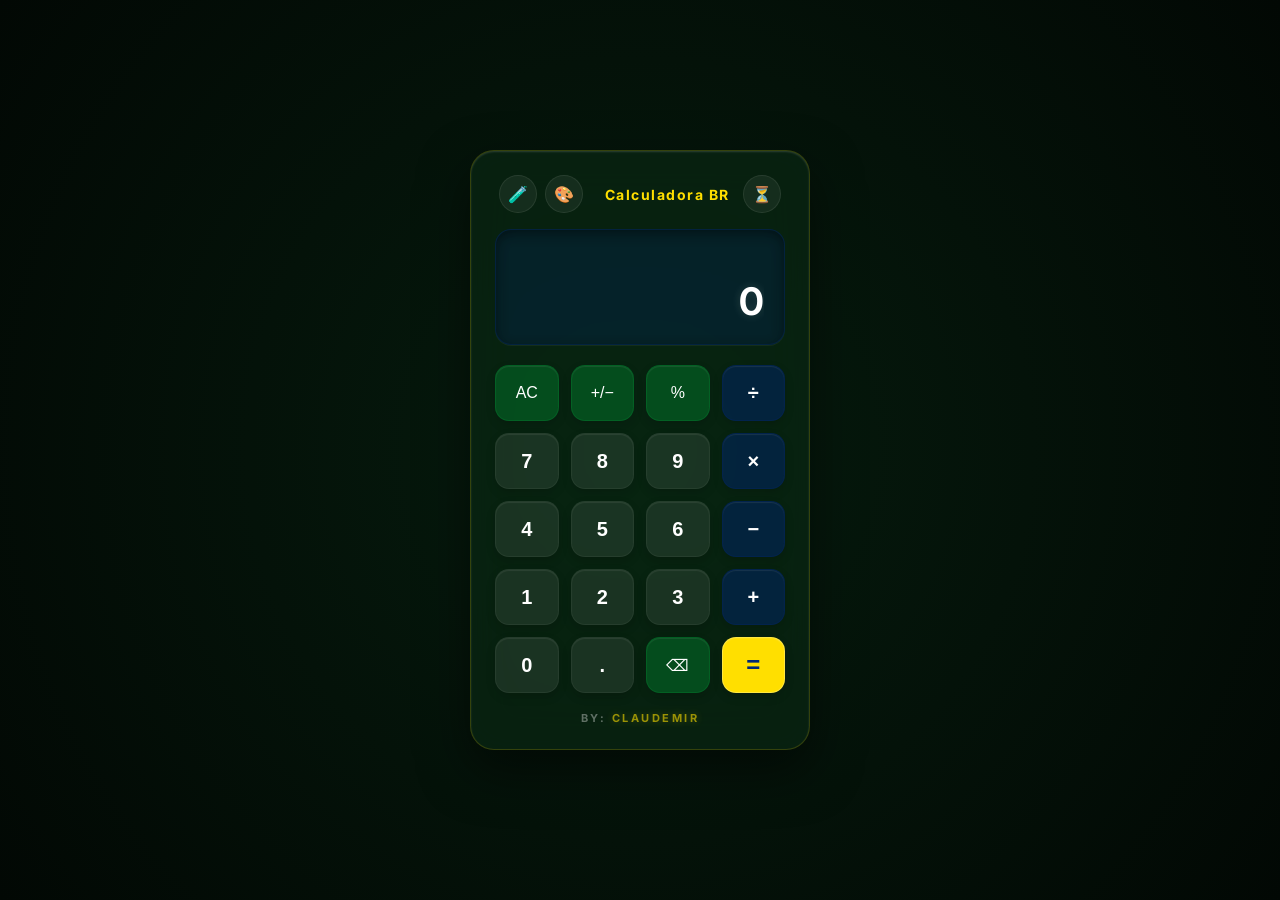
<file: index.html>
<!DOCTYPE html>
<html lang="pt-BR">
<head>
  <meta charset="UTF-8">
  <meta name="viewport" content="width=device-width, initial-scale=1.0">
  <title>Calculadora Brasil - Premium</title>
  <meta name="description" content="Uma calculadora web moderna com design premium inspirado nas cores do Brasil, contendo histórico de cálculos e modo avançado/científico.">
  <link rel="stylesheet" href="style.css">
</head>
<body>

  <!-- Container Principal da Calculadora -->
  <div class="calc-container" id="calc-container" role="application" aria-label="Calculadora Brasil Premium">
    
    <!-- Painel de Histórico Deslizante -->
    <div class="history-panel" id="history-panel" aria-hidden="true">
      <div class="history-header">
        <h2 class="history-title">Histórico</h2>
        <button class="icon-btn" id="close-hist" aria-label="Fechar histórico">✕</button>
      </div>
      <div class="history-list" id="history-list">
        <!-- Itens inseridos dinamicamente -->
      </div>
      <button class="clear-btn" id="clear-hist">Limpar Histórico</button>
    </div>

    <!-- Painel de Seleção de Temas -->
    <div class="themes-panel" id="themes-panel" aria-hidden="true">
      <div class="history-header">
        <h2 class="history-title">Escolher Tema</h2>
        <button class="icon-btn" id="close-themes" aria-label="Fechar temas">✕</button>
      </div>
      <div class="themes-grid" id="themes-grid">
        <div class="theme-option active" data-theme="theme-br">
          <div class="theme-meta">
            <span class="theme-flag">🇧🇷</span>
            <span class="theme-name">Brasil</span>
          </div>
          <div class="theme-colors-preview">
            <div class="color-dot" style="background: #009c3b;"></div>
            <div class="color-dot" style="background: #ffdf00;"></div>
            <div class="color-dot" style="background: #002776;"></div>
          </div>
        </div>
        <div class="theme-option" data-theme="theme-ar">
          <div class="theme-meta">
            <span class="theme-flag">🇦🇷</span>
            <span class="theme-name">Argentina</span>
          </div>
          <div class="theme-colors-preview">
            <div class="color-dot" style="background: #38bdf8;"></div>
            <div class="color-dot" style="background: #ffffff;"></div>
            <div class="color-dot" style="background: #f59e0b;"></div>
          </div>
        </div>
        <div class="theme-option" data-theme="theme-de">
          <div class="theme-meta">
            <span class="theme-flag">🇩🇪</span>
            <span class="theme-name">Alemanha</span>
          </div>
          <div class="theme-colors-preview">
            <div class="color-dot" style="background: #1a1a1a;"></div>
            <div class="color-dot" style="background: #e30013;"></div>
            <div class="color-dot" style="background: #ffcc00;"></div>
          </div>
        </div>
        <div class="theme-option" data-theme="theme-fr">
          <div class="theme-meta">
            <span class="theme-flag">🇫🇷</span>
            <span class="theme-name">França</span>
          </div>
          <div class="theme-colors-preview">
            <div class="color-dot" style="background: #0050a1;"></div>
            <div class="color-dot" style="background: #ffffff;"></div>
            <div class="color-dot" style="background: #e1000f;"></div>
          </div>
        </div>
        <div class="theme-option" data-theme="theme-trophy">
          <div class="theme-meta">
            <span class="theme-flag">🏆</span>
            <span class="theme-name">Golden Trophy</span>
          </div>
          <div class="theme-colors-preview">
            <div class="color-dot" style="background: #1f1c18;"></div>
            <div class="color-dot" style="background: #d4af37;"></div>
            <div class="color-dot" style="background: #d4af37;"></div>
          </div>
        </div>
      </div>
    </div>

    <!-- Barra Superior de Controles -->
    <div class="controls-bar">
      <div style="display: flex; gap: 8px;">
        <button class="icon-btn" id="toggle-sci" title="Alternar Modo Científico" aria-label="Alternar modo científico">🧪</button>
        <button class="icon-btn" id="toggle-theme" title="Escolher Tema" aria-label="Escolher tema da Copa">🎨</button>
      </div>
      <h1 style="font-size: 14px; font-weight: 700; color: var(--text-gold); letter-spacing: 1.5px; margin-left: 8px;">Calculadora BR</h1>
      <button class="icon-btn" id="toggle-hist" title="Ver Histórico" aria-label="Ver histórico de cálculos">⏳</button>
    </div>


    <!-- Display -->
    <div class="display" aria-live="polite">
      <div class="expr" id="expr" aria-label="Expressão matemática atual"></div>
      <div class="num" id="num" aria-label="Resultado ou valor atual">0</div>
    </div>

    <!-- Layout do Teclado -->
    <div class="keyboard-layout">
      
      <!-- Grade Científica (Escondida por padrão) -->
      <div class="scientific-grid" id="scientific-keys">
        <button class="key fn" data-v="("> ( </button>
        <button class="key fn" data-v=")"> ) </button>
        <button class="key fn" data-v="^"> x<sup>y</sup> </button>
        <button class="key fn" data-v="x²"> x² </button>
        <button class="key fn" data-v="sqrt"> √ </button>
        <button class="key fn" data-v="π"> π </button>
      </div>

      <!-- Grade Numérica Principal -->
      <div class="keys-grid" id="keys">
        <button class="key fn" data-v="AC" aria-label="Limpar tudo">AC</button>
        <button class="key fn" data-v="+/-" aria-label="Inverter sinal">+/−</button>
        <button class="key fn" data-v="%" aria-label="Porcentagem">%</button>
        <button class="key op" data-v="÷" aria-label="Dividir">÷</button>
        
        <button class="key" data-v="7">7</button>
        <button class="key" data-v="8">8</button>
        <button class="key" data-v="9">9</button>
        <button class="key op" data-v="×" aria-label="Multiplicar">×</button>
        
        <button class="key" data-v="4">4</button>
        <button class="key" data-v="5">5</button>
        <button class="key" data-v="6">6</button>
        <button class="key op" data-v="−" aria-label="Subtrair">−</button>
        
        <button class="key" data-v="1">1</button>
        <button class="key" data-v="2">2</button>
        <button class="key" data-v="3">3</button>
        <button class="key op" data-v="+" aria-label="Somar">+</button>
        
        <button class="key" data-v="0">0</button>
        <button class="key" data-v="." aria-label="Ponto decimal">.</button>
        <button class="key fn" data-v="DEL" aria-label="Apagar último caractere">⌫</button>
        <button class="key eq" data-v="=" aria-label="Calcular resultado">=</button>
      </div>

    </div>

    <!-- Créditos / Footer -->
    <div class="footer">
      BY: <span>CLAUDEMIR</span>
    </div>

  </div>

  <script src="app.js"></script>
</body>
</html>
</file>
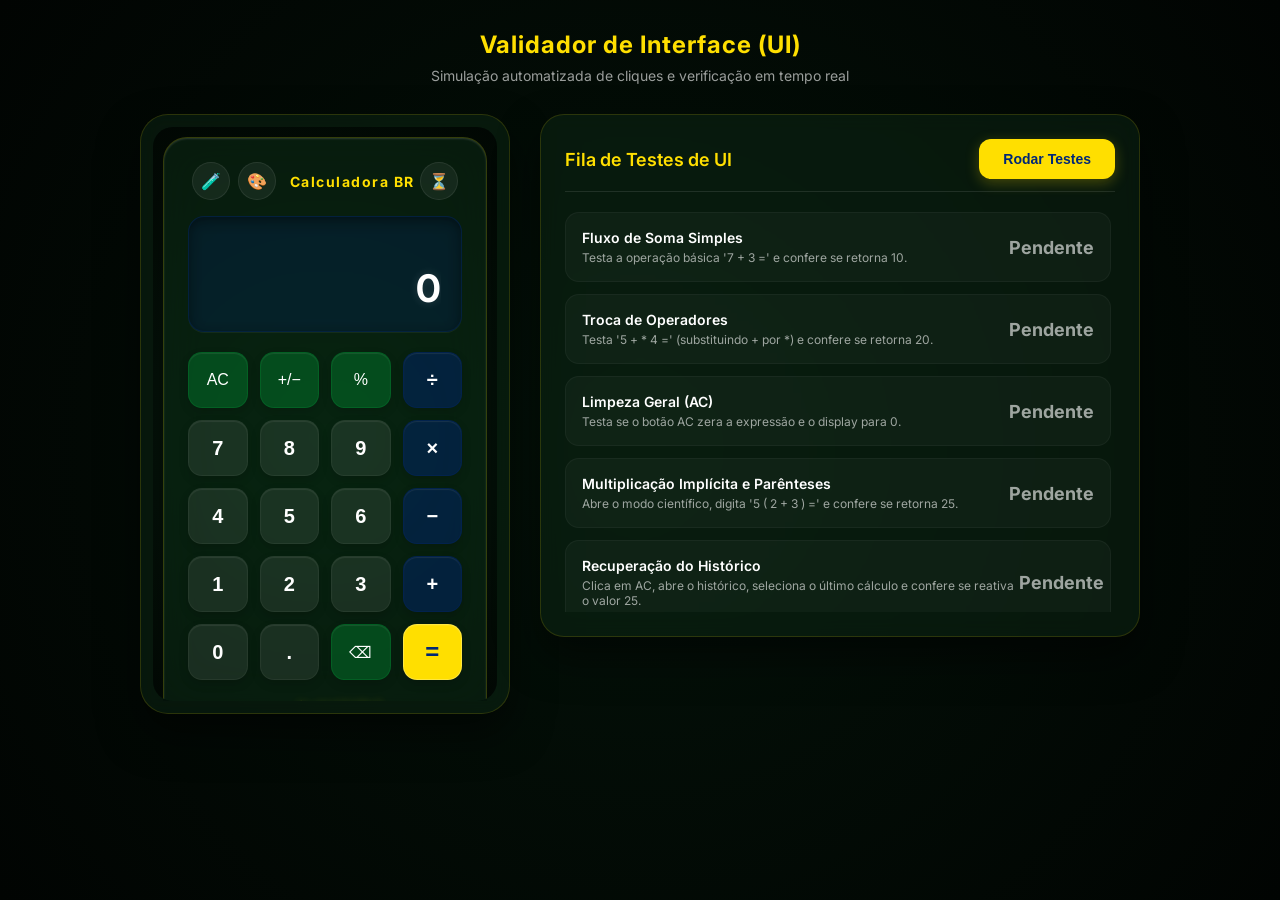
<file: test.html>
<!DOCTYPE html>
<html lang="pt-BR">
<head>
  <meta charset="UTF-8">
  <meta name="viewport" content="width=device-width, initial-scale=1.0">
  <title>Bateria de Testes de Interface - Calculadora Brasil</title>
  <style>
    @import url('https://fonts.googleapis.com/css2?family=Inter:wght@400;500;600;700&display=swap');

    :root {
      --bg-gradient-start: #041209;
      --bg-gradient-end: #010402;
      --glass-bg: rgba(14, 43, 23, 0.45);
      --glass-border: rgba(255, 223, 0, 0.15);
      --gold-primary: #ffdf00;
      --green-success: #00ea56;
      --red-failure: #ff4d4d;
      --text-main: #ffffff;
      --text-muted: rgba(255, 255, 255, 0.6);
    }

    * {
      box-sizing: border-box;
      margin: 0;
      padding: 0;
    }

    body {
      font-family: 'Inter', sans-serif;
      background: radial-gradient(circle at center, var(--bg-gradient-start), var(--bg-gradient-end));
      min-height: 100vh;
      color: var(--text-main);
      display: flex;
      flex-direction: column;
      align-items: center;
      padding: 30px 20px;
      overflow-y: auto;
    }

    h1 {
      font-size: 24px;
      font-weight: 700;
      color: var(--gold-primary);
      margin-bottom: 8px;
      letter-spacing: 1px;
      text-align: center;
    }

    p.subtitle {
      color: var(--text-muted);
      font-size: 14px;
      margin-bottom: 30px;
      text-align: center;
    }

    .test-dashboard {
      display: flex;
      gap: 30px;
      width: 100%;
      max-width: 1100px;
      justify-content: center;
      align-items: flex-start;
      flex-wrap: wrap;
    }

    /* Lado Esquerdo: Calculadora (Iframe) */
    .calc-preview-card {
      background: var(--glass-bg);
      backdrop-filter: blur(10px);
      -webkit-backdrop-filter: blur(10px);
      border: 1px solid var(--glass-border);
      border-radius: 28px;
      padding: 12px;
      box-shadow: 0 20px 40px rgba(0, 0, 0, 0.5);
      display: flex;
      justify-content: center;
      align-items: center;
      width: 370px;
      height: 600px;
      position: relative;
      overflow: hidden;
      transition: width 0.3s cubic-bezier(0.25, 0.8, 0.25, 1);
    }

    .calc-preview-card.scientific {
      width: 610px;
    }

    iframe {
      border: none;
      width: 100%;
      height: 100%;
      border-radius: 20px;
      background: transparent;
    }

    /* Lado Direito: Painel de Controle e Status */
    .control-panel {
      flex: 1;
      min-width: 320px;
      max-width: 600px;
      background: var(--glass-bg);
      backdrop-filter: blur(10px);
      -webkit-backdrop-filter: blur(10px);
      border: 1px solid var(--glass-border);
      border-radius: 24px;
      padding: 24px;
      box-shadow: 0 20px 40px rgba(0, 0, 0, 0.5);
    }

    .panel-header {
      display: flex;
      justify-content: space-between;
      align-items: center;
      margin-bottom: 20px;
      border-bottom: 1px solid rgba(255, 255, 255, 0.1);
      padding-bottom: 12px;
    }

    .panel-title {
      font-size: 18px;
      font-weight: 600;
      color: var(--gold-primary);
    }

    .start-btn {
      background: var(--gold-primary);
      color: #002776;
      border: none;
      padding: 12px 24px;
      font-size: 14px;
      font-weight: 700;
      border-radius: 12px;
      cursor: pointer;
      transition: all 0.2s ease;
      box-shadow: 0 4px 14px rgba(255, 223, 0, 0.25);
    }

    .start-btn:hover {
      background: #ffeb60;
      transform: translateY(-2px);
      box-shadow: 0 6px 20px rgba(255, 223, 0, 0.4);
    }

    .start-btn:active {
      transform: translateY(0);
    }

    .start-btn:disabled {
      background: rgba(255, 255, 255, 0.15);
      color: var(--text-muted);
      cursor: not-allowed;
      box-shadow: none;
      transform: none;
    }

    /* Barra de progresso circular/barra */
    .progress-bar-container {
      width: 100%;
      height: 6px;
      background: rgba(255, 255, 255, 0.05);
      border-radius: 3px;
      margin-bottom: 24px;
      overflow: hidden;
      display: none;
    }

    .progress-bar {
      height: 100%;
      width: 0%;
      background: var(--gold-primary);
      border-radius: 3px;
      transition: width 0.3s ease;
    }

    /* Lista de Testes */
    .test-list {
      display: flex;
      flex-direction: column;
      gap: 12px;
      max-height: 400px;
      overflow-y: auto;
      padding-right: 4px;
    }

    .test-list::-webkit-scrollbar {
      width: 4px;
    }

    .test-list::-webkit-scrollbar-thumb {
      background: rgba(255, 255, 255, 0.1);
      border-radius: 2px;
    }

    .test-item {
      background: rgba(255, 255, 255, 0.03);
      border: 1px solid rgba(255, 255, 255, 0.04);
      border-radius: 14px;
      padding: 16px;
      display: flex;
      justify-content: space-between;
      align-items: center;
      transition: all 0.2s ease;
    }

    .test-item.running {
      border-color: var(--gold-primary);
      background: rgba(255, 223, 0, 0.03);
    }

    .test-item.passed {
      border-color: rgba(0, 234, 86, 0.2);
      background: rgba(0, 234, 86, 0.02);
    }

    .test-item.failed {
      border-color: rgba(255, 77, 77, 0.2);
      background: rgba(255, 77, 77, 0.02);
    }

    .test-info {
      display: flex;
      flex-direction: column;
      gap: 4px;
    }

    .test-name {
      font-size: 14px;
      font-weight: 600;
      color: var(--text-main);
    }

    .test-description {
      font-size: 12px;
      color: var(--text-muted);
    }

    .test-status {
      font-size: 18px;
      font-weight: 700;
      min-width: 32px;
      text-align: right;
    }

    .test-status.pending { color: var(--text-muted); }
    .test-status.running { color: var(--gold-primary); }
    .test-status.passed { color: var(--green-success); }
    .test-status.failed { color: var(--red-failure); }

    /* Report Final */
    .summary-report {
      margin-top: 20px;
      padding: 16px;
      border-radius: 14px;
      background: rgba(255, 255, 255, 0.04);
      display: none;
      text-align: center;
    }

    .summary-report.success {
      border: 1px solid rgba(0, 234, 86, 0.2);
      color: var(--green-success);
    }

    .summary-report.failure {
      border: 1px solid rgba(255, 77, 77, 0.2);
      color: var(--red-failure);
    }
  </style>
</head>
<body>

  <h1>Validador de Interface (UI)</h1>
  <p class="subtitle">Simulação automatizada de cliques e verificação em tempo real</p>

  <div class="test-dashboard">
    
    <!-- Lado Esquerdo: Preview da Calculadora -->
    <div class="calc-preview-card" id="calc-card">
      <iframe src="index.html" id="calc-iframe" title="Preview da Calculadora"></iframe>
    </div>

    <!-- Lado Direito: Dashboard de Testes -->
    <div class="control-panel">
      <div class="panel-header">
        <h2 class="panel-title">Fila de Testes de UI</h2>
        <button class="start-btn" id="start-btn">Rodar Testes</button>
      </div>

      <!-- Barra de Progresso -->
      <div class="progress-bar-container" id="progress-container">
        <div class="progress-bar" id="progress-bar"></div>
      </div>

      <!-- Lista de Cenários -->
      <div class="test-list" id="test-list">
        <!-- Inseridos dinamicamente -->
      </div>

      <!-- Relatório Resumido -->
      <div class="summary-report" id="summary-report"></div>
    </div>

  </div>

  <script>
    // Cenários de Teste de UI
    const testCases = [
      {
        id: "soma",
        name: "Fluxo de Soma Simples",
        description: "Testa a operação básica '7 + 3 =' e confere se retorna 10.",
        steps: ['7', '+', '3', '=']
      },
      {
        id: "troca-op",
        name: "Troca de Operadores",
        description: "Testa '5 + * 4 =' (substituindo + por *) e confere se retorna 20.",
        steps: ['5', '+', '×', '4', '=']
      },
      {
        id: "ac-limpar",
        name: "Limpeza Geral (AC)",
        description: "Testa se o botão AC zera a expressão e o display para 0.",
        steps: ['9', '+', '9', 'AC']
      },
      {
        id: "parenteses-sci",
        name: "Multiplicação Implícita e Parênteses",
        description: "Abre o modo científico, digita '5 ( 2 + 3 ) =' e confere se retorna 25.",
        steps: ['toggle-sci', '5', '(', '2', '+', '3', ')', '=']
      },
      {
        id: "historico-recuperar",
        name: "Recuperação do Histórico",
        description: "Clica em AC, abre o histórico, seleciona o último cálculo e confere se reativa o valor 25.",
        steps: ['AC', 'toggle-hist', 'select-last-hist']
      },
      {
        id: "tema-copa",
        name: "Troca de Temas da Copa",
        description: "Abre o seletor de temas, escolhe o tema da Argentina (theme-ar) e valida se a classe foi aplicada no body da calculadora.",
        steps: ['toggle-theme', 'select-theme-ar']
      }
    ];

    const testList = document.getElementById('test-list');
    const startBtn = document.getElementById('start-btn');
    const progressContainer = document.getElementById('progress-container');
    const progressBar = document.getElementById('progress-bar');
    const summaryReport = document.getElementById('summary-report');
    const calcCard = document.getElementById('calc-card');

    // Injetar lista inicial
    function initList() {
      testList.innerHTML = '';
      testCases.forEach((tc) => {
        const item = document.createElement('div');
        item.className = 'test-item';
        item.id = `item-${tc.id}`;
        item.innerHTML = `
          <div class="test-info">
            <span class="test-name">${tc.name}</span>
            <span class="test-description">${tc.description}</span>
          </div>
          <div class="test-status pending" id="status-${tc.id}">Pendente</div>
        `;
        testList.appendChild(item);
      });
      summaryReport.style.display = 'none';
      progressContainer.style.display = 'none';
      progressBar.style.width = '0%';
    }

    // Delay baseado em Promise
    function delay(ms) {
      return new Promise(resolve => setTimeout(resolve, ms));
    }

    // Simular clique de botão no iframe da calculadora
    async function clickButton(val) {
      const iframe = document.getElementById('calc-iframe');
      const doc = iframe.contentDocument || iframe.contentWindow.document;
      
      let btn;
      if (val === 'toggle-sci') {
        btn = doc.getElementById('toggle-sci');
      } else if (val === 'toggle-hist') {
        btn = doc.getElementById('toggle-hist');
      } else if (val === 'close-hist') {
        btn = doc.getElementById('close-hist');
      } else if (val === 'toggle-theme') {
        btn = doc.getElementById('toggle-theme');
      } else if (val === 'close-themes') {
        btn = doc.getElementById('close-themes');
      } else if (val === 'select-theme-ar') {
        btn = doc.querySelector('[data-theme="theme-ar"]');
      } else if (val === 'select-last-hist') {
        // Clica no primeiro item da lista de histórico
        btn = doc.querySelector('.history-item');
      } else {
        btn = doc.querySelector(`[data-v="${val}"]`);
      }

      if (btn) {
        // Estilizar rapidamente no iframe para dar feedback visual de clique
        btn.style.transform = 'scale(0.9)';
        btn.style.filter = 'brightness(1.3)';
        btn.click();
        
        // Se for alternar científico, aplica a classe no card externo para expandir a largura
        if (val === 'toggle-sci') {
          await delay(100);
          const hasSci = doc.getElementById('calc-container').classList.contains('scientific');
          if (hasSci) {
            calcCard.classList.add('scientific');
          } else {
            calcCard.classList.remove('scientific');
          }
        }

        await delay(300);
        btn.style.transform = '';
        btn.style.filter = '';
        await delay(300); // 600ms no total de atraso por passo (mais visível para observação)
      } else {
        throw new Error(`Botão "${val}" não encontrado no iframe!`);
      }
    }

    // Ler valores do display do iframe
    function getDisplayValue() {
      const iframe = document.getElementById('calc-iframe');
      const doc = iframe.contentDocument || iframe.contentWindow.document;
      const numDiv = doc.getElementById('num');
      return numDiv ? numDiv.textContent : '';
    }

    // Executar a fila de testes
    async function runTests() {
      startBtn.disabled = true;
      progressContainer.style.display = 'block';
      progressBar.style.width = '0%';
      summaryReport.style.display = 'none';
      
      // Resetar a calculadora antes de começar (usando cache busting para carregar o arquivo mais recente)
      const iframe = document.getElementById('calc-iframe');
      iframe.src = 'index.html?t=' + Date.now();
      await delay(1000); // Aguarda recarregar

      let failedAny = false;

      for (let i = 0; i < testCases.length; i++) {
        const tc = testCases[i];
        const item = document.getElementById(`item-${tc.id}`);
        const statusSpan = document.getElementById(`status-${tc.id}`);
        
        // Atualiza status para rodando
        item.className = 'test-item running';
        statusSpan.className = 'test-status running';
        statusSpan.textContent = 'Rodando...';

        progressBar.style.width = `${((i) / testCases.length) * 100}%`;

        try {
          // Executa passos de clique
          for (let step of tc.steps) {
            await clickButton(step);
          }

          // Asserções baseadas no caso
          let pass = false;
          const display = getDisplayValue();

          if (tc.id === 'soma') {
            pass = (display === '10');
          } else if (tc.id === 'troca-op') {
            pass = (display === '20');
          } else if (tc.id === 'ac-limpar') {
            pass = (display === '0');
          } else if (tc.id === 'parenteses-sci') {
            pass = (display === '25');
          } else if (tc.id === 'historico-recuperar') {
            pass = (display === '25');
            // Fechar painel de histórico para deixar limpo
            await clickButton('close-hist');
          } else if (tc.id === 'tema-copa') {
            const doc = iframe.contentDocument || iframe.contentWindow.document;
            pass = doc.body.classList.contains('theme-ar');
            // Voltar para o tema do Brasil para não quebrar testes subsequentes
            await clickButton('toggle-theme');
            const brBtn = doc.querySelector('[data-theme="theme-br"]');
            if (brBtn) {
              brBtn.click();
            }
            await delay(300);
          }

          if (pass) {
            item.className = 'test-item passed';
            statusSpan.className = 'test-status passed';
            statusSpan.textContent = '✔️';
          } else {
            throw new Error(`Resultado incorreto no display: ${display}`);
          }
        } catch (err) {
          failedAny = true;
          item.className = 'test-item failed';
          statusSpan.className = 'test-status failed';
          statusSpan.textContent = '❌';
          console.error(`Falha no teste ${tc.id}:`, err);
        }

        await delay(1500); // Pausa de 1.5 segundos entre testes (dá tempo de observar os resultados)
      }

      progressBar.style.width = '100%';
      await delay(300);

      // Exibe report final
      summaryReport.style.display = 'block';
      if (failedAny) {
        summaryReport.className = 'summary-report failure';
        summaryReport.textContent = 'Bateria concluída: Alguns testes de UI falharam. Verifique o console.';
      } else {
        summaryReport.className = 'summary-report success';
        summaryReport.textContent = 'Bateria concluída: Todos os testes de UI passaram com sucesso!';
      }
      
      startBtn.disabled = false;
    }

    startBtn.addEventListener('click', runTests);
    
    // Inicializar no carregamento da tela
    window.addEventListener('load', initList);
  </script>
</body>
</html>
</file>
<file: style.css>
@import url('https://fonts.googleapis.com/css2?family=Inter:wght@400;500;600;700&display=swap');

:root {
  --bg-gradient-start: #061c0e;
  --bg-gradient-end: #020804;
  
  --glass-bg: rgba(14, 43, 23, 0.55);
  --glass-border: rgba(255, 223, 0, 0.18);
  --glass-shadow: rgba(0, 0, 0, 0.5);
  
  --gold-primary: #ffdf00;
  --gold-glow: rgba(255, 223, 0, 0.4);
  --blue-primary: #002776;
  --blue-glow: rgba(0, 39, 118, 0.4);
  --green-primary: #009c3b;
  --green-glow: rgba(0, 156, 59, 0.4);
  
  --text-main: #ffffff;
  --text-muted: rgba(255, 255, 255, 0.6);
  --text-gold: #ffdf00;
  
  --key-num-bg: rgba(255, 255, 255, 0.08);
  --key-num-hover: rgba(255, 255, 255, 0.15);
  --key-num-border: rgba(255, 255, 255, 0.05);
}

* {
  box-sizing: border-box;
  margin: 0;
  padding: 0;
}

body {
  font-family: 'Inter', sans-serif;
  background: radial-gradient(circle at center, var(--bg-gradient-start), var(--bg-gradient-end));
  display: flex;
  justify-content: center;
  align-items: center;
  min-height: 100vh;
  color: var(--text-main);
  overflow: hidden;
  padding: 10px;
}

/* Container Principal da Calculadora */
.calc-container {
  position: relative;
  width: 340px;
  background: var(--glass-bg);
  backdrop-filter: blur(20px) saturate(140%);
  -webkit-backdrop-filter: blur(20px) saturate(140%);
  border-radius: 24px;
  padding: 24px;
  border: 1px solid var(--glass-border);
  box-shadow: 
    0 20px 50px var(--glass-shadow),
    inset 0 1px 2px rgba(255, 255, 255, 0.15);
  transition: width 0.3s cubic-bezier(0.25, 0.8, 0.25, 1);
  overflow: hidden;
}

/* Layout Científico Expandido */
.calc-container.scientific {
  width: 580px;
}

/* Display */
.display {
  background: rgba(0, 39, 118, 0.25);
  border-radius: 16px;
  padding: 20px;
  margin-bottom: 20px;
  border: 1px solid rgba(0, 39, 118, 0.3);
  box-shadow: 
    inset 0 4px 12px rgba(0, 0, 0, 0.4),
    0 1px 0 rgba(255, 255, 255, 0.05);
  position: relative;
}

.expr {
  font-size: 14px;
  color: var(--text-gold);
  min-height: 20px;
  text-align: right;
  overflow: hidden;
  white-space: nowrap;
  text-overflow: ellipsis;
  direction: ltr; /* Mudar para LTR para fórmulas normais */
  font-weight: 500;
  opacity: 0.85;
  letter-spacing: 0.5px;
}

.num {
  font-size: 38px;
  font-weight: 700;
  color: var(--text-main);
  text-align: right;
  margin-top: 8px;
  overflow: hidden;
  white-space: nowrap;
  text-overflow: ellipsis;
  letter-spacing: 0.5px;
  text-shadow: 0 0 10px rgba(255, 255, 255, 0.15);
}

/* Painel Superior de Controle (Histórico e Alternador de Modo) */
.controls-bar {
  display: flex;
  justify-content: space-between;
  align-items: center;
  margin-bottom: 16px;
  padding: 0 4px;
}

.icon-btn {
  background: rgba(255, 255, 255, 0.06);
  border: 1px solid rgba(255, 255, 255, 0.08);
  color: var(--text-main);
  border-radius: 50%;
  width: 38px;
  height: 38px;
  cursor: pointer;
  display: flex;
  align-items: center;
  justify-content: center;
  font-size: 16px;
  transition: all 0.2s ease;
}

.icon-btn:hover {
  background: rgba(255, 255, 255, 0.15);
  border-color: var(--glass-border);
  transform: scale(1.05);
}

.icon-btn:active {
  transform: scale(0.95);
}

/* Teclado e Grades */
.keyboard-layout {
  display: flex;
  transition: all 0.3s ease;
}

.keys-grid {
  display: grid;
  grid-template-columns: repeat(4, 1fr);
  gap: 12px;
  flex: 1;
  transition: all 0.3s ease;
}

/* Teclas Científicas */
.scientific-grid {
  display: grid;
  grid-template-columns: repeat(3, 1fr);
  gap: 12px;
  width: 0;
  overflow: hidden;
  flex-shrink: 0;
  opacity: 0;
  pointer-events: none;
  margin-right: 0;
  transition: width 0.3s cubic-bezier(0.25, 0.8, 0.25, 1), opacity 0.2s ease, margin-right 0.3s ease;
}

.scientific .scientific-grid {
  width: 210px;
  opacity: 1;
  pointer-events: auto;
  margin-right: 16px;
}

/* Estilos de Botão (Teclas) */
.key {
  border: 1px solid var(--key-num-border);
  background: var(--key-num-bg);
  color: var(--text-main);
  font-size: 20px;
  font-weight: 600;
  border-radius: 14px;
  height: 56px;
  cursor: pointer;
  display: flex;
  align-items: center;
  justify-content: center;
  user-select: none;
  -webkit-tap-highlight-color: transparent;
  transition: all 0.15s cubic-bezier(0.2, 0.8, 0.2, 1);
  box-shadow: 
    0 4px 10px rgba(0, 0, 0, 0.15),
    inset 0 1px 1px rgba(255, 255, 255, 0.08);
}

.key:hover {
  background: var(--key-num-hover);
  border-color: rgba(255, 255, 255, 0.12);
  transform: translateY(-2px);
  box-shadow: 
    0 6px 14px rgba(0, 0, 0, 0.25),
    inset 0 1px 1px rgba(255, 255, 255, 0.1);
}

.key:active {
  transform: translateY(1px);
  box-shadow: 
    0 2px 4px rgba(0, 0, 0, 0.15),
    inset 0 1px 1px rgba(255, 255, 255, 0.05);
}

/* Teclas Especiais de Operadores (Azul Royal) */
.key.op {
  background: rgba(0, 39, 118, 0.45);
  color: var(--text-main);
  border-color: rgba(0, 39, 118, 0.3);
}

.key.op:hover {
  background: rgba(0, 39, 118, 0.65);
  box-shadow: 
    0 6px 14px var(--blue-glow),
    inset 0 1px 1px rgba(255, 255, 255, 0.15);
}

/* Teclas de Função Especial (Verde Esmeralda) */
.key.fn {
  background: rgba(0, 156, 59, 0.35);
  color: var(--text-main);
  font-size: 16px;
  font-weight: 500;
  border-color: rgba(0, 156, 59, 0.25);
}

.key.fn:hover {
  background: rgba(0, 156, 59, 0.55);
  box-shadow: 
    0 6px 14px var(--green-glow),
    inset 0 1px 1px rgba(255, 255, 255, 0.15);
}

/* Tecla de Igual (Dourado Ouro) */
.key.eq {
  background: var(--gold-primary);
  color: var(--blue-primary);
  font-size: 24px;
  font-weight: 700;
  border-color: rgba(255, 255, 255, 0.25);
}

.key.eq:hover {
  background: #ffeb60;
  box-shadow: 
    0 6px 18px var(--gold-glow),
    inset 0 1px 2px rgba(255, 255, 255, 0.4);
  transform: translateY(-2px);
}

.key.eq:active {
  background: var(--gold-primary);
  transform: translateY(1px);
}

/* Tecla de Zero que ocupa duas colunas */
.key.zero {
  grid-column: span 2;
}

/* Painel de Histórico Deslizante */
.history-panel {
  position: absolute;
  top: 0;
  left: 0;
  width: 100%;
  height: 100%;
  background: rgba(4, 18, 9, 0.96);
  backdrop-filter: blur(25px);
  -webkit-backdrop-filter: blur(25px);
  border-radius: 24px;
  padding: 24px;
  z-index: 10;
  display: flex;
  flex-direction: column;
  transform: translateY(-100%);
  transition: transform 0.35s cubic-bezier(0.25, 0.8, 0.25, 1);
  border: 1px solid var(--glass-border);
}

.history-panel.open {
  transform: translateY(0);
}

.history-header {
  display: flex;
  justify-content: space-between;
  align-items: center;
  margin-bottom: 16px;
  border-bottom: 1px solid rgba(255, 255, 255, 0.1);
  padding-bottom: 10px;
}

.history-title {
  font-size: 18px;
  font-weight: 700;
  color: var(--gold-primary);
}

.history-list {
  flex-grow: 1;
  overflow-y: auto;
  margin-bottom: 16px;
  display: flex;
  flex-direction: column;
  gap: 12px;
  padding-right: 4px;
}

/* Custom Scrollbar */
.history-list::-webkit-scrollbar {
  width: 6px;
}

.history-list::-webkit-scrollbar-track {
  background: rgba(255, 255, 255, 0.02);
}

.history-list::-webkit-scrollbar-thumb {
  background: rgba(255, 255, 255, 0.15);
  border-radius: 3px;
}

.history-list::-webkit-scrollbar-thumb:hover {
  background: rgba(255, 255, 255, 0.3);
}

.history-item {
  background: rgba(255, 255, 255, 0.04);
  border: 1px solid rgba(255, 255, 255, 0.05);
  padding: 12px;
  border-radius: 12px;
  cursor: pointer;
  transition: all 0.2s ease;
  text-align: right;
}

.history-item:hover {
  background: rgba(255, 255, 255, 0.08);
  border-color: rgba(255, 223, 0, 0.1);
  transform: translateX(-2px);
}

.history-item .hist-expr {
  font-size: 12px;
  color: var(--text-muted);
  margin-bottom: 4px;
  overflow: hidden;
  text-overflow: ellipsis;
  white-space: nowrap;
}

.history-item .hist-result {
  font-size: 18px;
  font-weight: 700;
  color: var(--gold-primary);
}

.history-empty {
  text-align: center;
  color: var(--text-muted);
  font-size: 14px;
  margin-top: 40px;
}

.clear-btn {
  background: rgba(255, 0, 0, 0.15);
  border: 1px solid rgba(255, 0, 0, 0.25);
  color: #ff4d4d;
  padding: 10px;
  border-radius: 12px;
  font-size: 14px;
  font-weight: 600;
  cursor: pointer;
  transition: all 0.2s ease;
  width: 100%;
}

.clear-btn:hover {
  background: rgba(255, 0, 0, 0.25);
  border-color: rgba(255, 0, 0, 0.4);
}

/* Footer / Créditos */
.footer {
  text-align: center;
  font-size: 11px;
  font-weight: 700;
  color: var(--text-muted);
  margin-top: 18px;
  letter-spacing: 2.5px;
  text-transform: uppercase;
  opacity: 0.6;
}

.footer span {
  color: var(--gold-primary);
  text-shadow: 0 0 8px var(--gold-glow);
}

/* ==============================================================================
   TEMAS DA COPA DO MUNDO
   ============================================================================== */

body.theme-br {
  /* Mantém as variáveis padrão do :root */
}

body.theme-ar {
  --bg-gradient-start: #0f2a4a;
  --bg-gradient-end: #050e1b;
  --glass-bg: rgba(224, 242, 254, 0.2);
  --glass-border: rgba(245, 158, 11, 0.25);
  --glass-shadow: rgba(0, 0, 0, 0.6);
  --gold-primary: #f59e0b;
  --gold-glow: rgba(245, 158, 11, 0.4);
  --blue-primary: #38bdf8;
  --blue-glow: rgba(56, 189, 248, 0.4);
  --green-primary: #ffffff;
  --green-glow: rgba(255, 255, 255, 0.2);
  --text-gold: #38bdf8;
  --key-num-bg: rgba(255, 255, 255, 0.08);
  --key-num-hover: rgba(255, 255, 255, 0.15);
}

body.theme-de {
  --bg-gradient-start: #1f1115;
  --bg-gradient-end: #090305;
  --glass-bg: rgba(30, 30, 30, 0.7);
  --glass-border: rgba(227, 0, 11, 0.25);
  --glass-shadow: rgba(0, 0, 0, 0.6);
  --gold-primary: #ffcc00;
  --gold-glow: rgba(255, 204, 0, 0.4);
  --blue-primary: #e30013;
  --blue-glow: rgba(227, 0, 11, 0.4);
  --green-primary: #1a1a1a;
  --green-glow: rgba(0, 0, 0, 0.3);
  --text-gold: #ffcc00;
  --key-num-bg: rgba(255, 255, 255, 0.06);
  --key-num-hover: rgba(255, 255, 255, 0.12);
}

body.theme-fr {
  --bg-gradient-start: #08162e;
  --bg-gradient-end: #020612;
  --glass-bg: rgba(10, 25, 47, 0.6);
  --glass-border: rgba(255, 255, 255, 0.15);
  --glass-shadow: rgba(0, 0, 0, 0.6);
  --gold-primary: #ffffff;
  --gold-glow: rgba(255, 255, 255, 0.3);
  --blue-primary: #0050a1;
  --blue-glow: rgba(0, 80, 161, 0.4);
  --green-primary: #e1000f;
  --green-glow: rgba(225, 0, 15, 0.4);
  --text-gold: #0050a1;
  --key-num-bg: rgba(255, 255, 255, 0.08);
  --key-num-hover: rgba(255, 255, 255, 0.15);
}

body.theme-trophy {
  --bg-gradient-start: #1b1405;
  --bg-gradient-end: #050400;
  --glass-bg: rgba(28, 23, 13, 0.75);
  --glass-border: rgba(212, 175, 55, 0.32);
  --glass-shadow: rgba(0, 0, 0, 0.7);
  --gold-primary: #d4af37;
  --gold-glow: rgba(212, 175, 55, 0.5);
  --blue-primary: #1f1c18;
  --blue-glow: rgba(212, 175, 55, 0.2);
  --green-primary: #d4af37;
  --green-glow: rgba(212, 175, 55, 0.4);
  --text-gold: #d4af37;
  --key-num-bg: rgba(212, 175, 55, 0.06);
  --key-num-hover: rgba(212, 175, 55, 0.15);
}

/* Painel de Seleção de Temas Deslizante */
.themes-panel {
  position: absolute;
  top: 0;
  left: 0;
  width: 100%;
  height: 100%;
  background: rgba(4, 18, 9, 0.96);
  backdrop-filter: blur(25px);
  -webkit-backdrop-filter: blur(25px);
  border-radius: 24px;
  padding: 24px;
  z-index: 11;
  display: flex;
  flex-direction: column;
  transform: translateY(-100%);
  transition: transform 0.35s cubic-bezier(0.25, 0.8, 0.25, 1);
  border: 1px solid var(--glass-border);
}

body.theme-ar .themes-panel { background: rgba(5, 14, 27, 0.96); }
body.theme-de .themes-panel { background: rgba(9, 3, 5, 0.96); }
body.theme-fr .themes-panel { background: rgba(2, 6, 18, 0.96); }
body.theme-trophy .themes-panel { background: rgba(10, 8, 3, 0.96); }

.themes-panel.open {
  transform: translateY(0);
}

.themes-grid {
  flex-grow: 1;
  overflow-y: auto;
  display: flex;
  flex-direction: column;
  gap: 12px;
  padding-right: 4px;
  margin-bottom: 16px;
}

.themes-grid::-webkit-scrollbar {
  width: 6px;
}

.themes-grid::-webkit-scrollbar-thumb {
  background: rgba(255, 255, 255, 0.15);
  border-radius: 3px;
}

.theme-option {
  background: rgba(255, 255, 255, 0.04);
  border: 1px solid rgba(255, 255, 255, 0.06);
  padding: 14px 18px;
  border-radius: 16px;
  cursor: pointer;
  transition: all 0.2s ease;
  display: flex;
  justify-content: space-between;
  align-items: center;
}

.theme-option:hover {
  background: rgba(255, 255, 255, 0.08);
  border-color: var(--glass-border);
  transform: scale(1.02);
}

.theme-option.active {
  border-color: var(--gold-primary);
  background: rgba(255, 223, 0, 0.05);
}

.theme-meta {
  display: flex;
  align-items: center;
  gap: 12px;
}

.theme-flag {
  font-size: 24px;
}

.theme-name {
  font-size: 15px;
  font-weight: 600;
  color: var(--text-main);
}

.theme-colors-preview {
  display: flex;
  gap: 6px;
}

.color-dot {
  width: 14px;
  height: 14px;
  border-radius: 50%;
  border: 1px solid rgba(255, 255, 255, 0.2);
}
</file>
